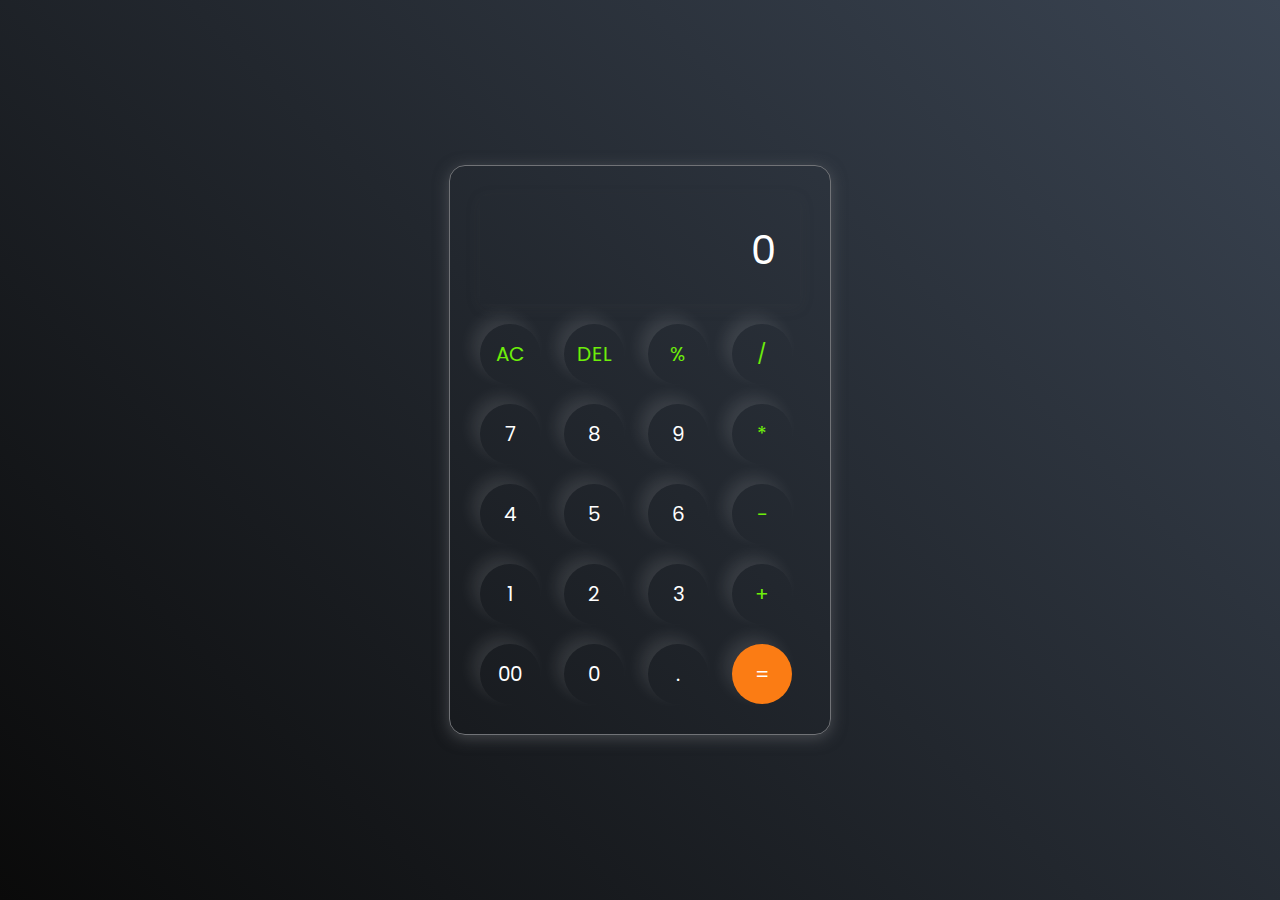
<file: codsoft_level_one/calculater/calcy.html>
<!DOCTYPE html>
<html lang="en">
<head>
    <meta charset="UTF-8">
    <meta name="viewport" content="width=device-width, initial-scale=1.0">
    <title>Calculator</title>
    <link rel="stylesheet" href="style.css">
</head>
<body>
    <div class="calculator">
        <input type="text" placeholder="0" id="inputbox">
        <div>
            <button class="operator">AC</button>
            <button class="operator">DEL</button>
            <button class="operator">%</button>
            <button class="operator">/</button>
        </div>
        <div>
            <button>7</button>
            <button>8</button>
            <button>9</button>
            <button class="operator">*</button>
        </div>
        <div>
            <button>4</button>
            <button>5</button>
            <button>6</button>
            <button class="operator">-</button>
        </div>
        <div>
            <button>1</button>
            <button>2</button>
            <button>3</button>
            <button class="operator">+</button>
        </div>
        <div>
            <button>00</button>
            <button>0</button>
            <button>.</button>
            <button class="equalBtn">=</button>
        </div>
        
    </div>

    <script src="script.js"></script>
</body>
</html>
</file>
<file: codsoft_level_one/calculater/style.css>
@import url('https://fonts.googleapis.com/css2?family=Dancing+Script:wght@500&family=Poppins:wght@500&display=swap');
*{
    margin: 0;
    padding: 0;
    box-sizing: border-box;
    font-family: 'poppins', sans-serif;
}

body{
    width: 100%;
    height: 100vh;
    display: flex;
    justify-content: center;
    align-items: center;
    background: linear-gradient(45deg, #0a0a0a, #3a4452);
}
.calculator{
    border: 1px solid #717377;
    padding: 20px;
    border-radius: 16px;
    background: transparent;
    box-shadow: 0px 3px 15px rgb(113, 115, 119, 0.5);
}
input{
    width: 320px;
    border: none;
    padding: 24px;
    margin: 10px;
    background: transparent;
    box-shadow: 0px 3px 15px rgb(84, 84, 84, 0.1);
    font-size: 40px;
    text-align: right;
    cursor: pointer;
    color: #ffffff;
}
input::placeholder{
    color: #ffffff;
}
button{
    border: none;
    width: 60px;
    height: 60px;
    margin: 10px;
    border-radius: 50%;
    background: transparent;
    color: #ffffff;
    font-size: 20px;
    box-shadow: -8px -8px 15px rgb(255, 255, 255, 0.1);
    cursor: pointer;
}
.equalBtn{
    background-color: #fb7c14;
}
.operator{
    color: #6dee0a;
}
</file>
